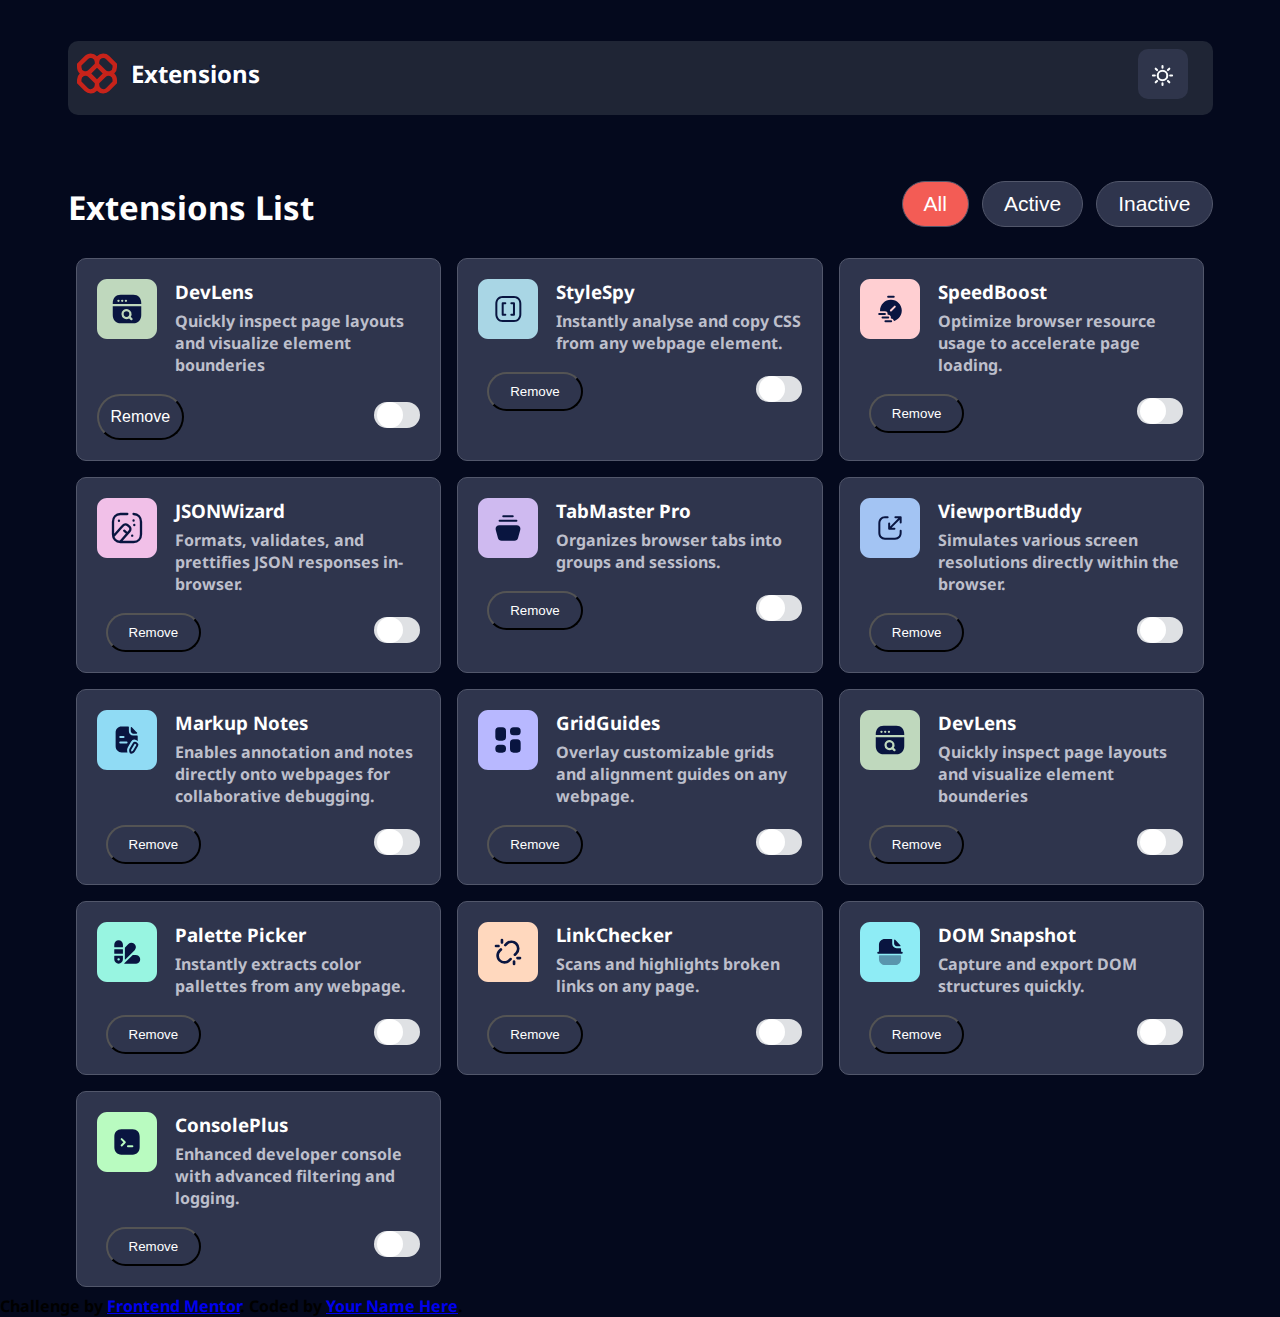
<file: index.html>
<!DOCTYPE html>
<html lang="en">
<head>
    <meta charset="UTF-8">
    <meta name="viewport" content="width=device-width, initial-scale=1.0">
  <title>Frontend Mentor | Browser extensions manager UI</title>
    <link rel="stylesheet" href="style.css">
     <link rel="icon" type="image/png" sizes="32x32" href="./assets/images/favicon-32x32.png">
</head>
<body>
    <div class="container">
        <header class="header">
            <h1>Extensions</h1>
            <div class="toggle">

            </div>
        </header>
        <div class="split">
        <h2>Extensions List</h2>
        <div class="filter">
            <button class="all">
                All
            </button>
            <button class="active">
                Active
            </button>
            <button class="inactive">
                Inactive
            </button>
        </div>
        </div>
        <div class="extensionlist">
            <div class="extension">
                <div class="description">
                    <img src="assets/images/logo-devlens.svg" alt="">
                    <div>
                        <h3>DevLens</h3>
                        <p>Quickly inspect page layouts and visualize element bounderies

                        </p>
                    </div>

                </div>
                <div class="controlpanel">
                    <div class="buttonwrapper"><button>Remove</button></div>
                   <div class="checkbox-wrapper-2">
                    <input type="checkbox" class="sc-gJwTLC ikxBAC">
                    </div>
                </div>
            </div>

            <div class="extension">
                <div class="description">
                    <img src="assets/images/logo-style-spy.svg" alt="">
                    <div>
                        <h3>StyleSpy</h3>
                        <p>Instantly analyse and copy CSS from any webpage element.
                        </p>
                    </div>

                </div>
                <div class="controlpanel">
                    <button>Remove</button>
                   <div class="checkbox-wrapper-2">
                    <input type="checkbox" class="sc-gJwTLC ikxBAC">
                    </div>
                </div>
            </div>
            <div class="extension">
                <div class="description">
                    <img src="assets/images/logo-speed-boost.svg" alt="">
                    <div>
                        <h3>SpeedBoost</h3>
                        <p>Optimize browser resource usage to accelerate page loading.
                        </p>
                    </div>

                </div>
                <div class="controlpanel">
                    <button>Remove</button>
                                      <div class="checkbox-wrapper-2">
                    <input type="checkbox" class="sc-gJwTLC ikxBAC">
                    </div>

                </div>
            </div>
            <div class="extension">
                <div class="description">
                    <img src="assets/images/logo-json-wizard.svg" alt="">
                    <div>
                        <h3>JSONWizard</h3>
                        <p>Formats, validates, and prettifies JSON responses in-browser.
                        </p>
                    </div>

                </div>
                <div class="controlpanel">
                    <button>Remove</button>
                                      <div class="checkbox-wrapper-2">
                    <input type="checkbox" class="sc-gJwTLC ikxBAC">
                    </div>

                </div>
            </div>
            <div class="extension">
                <div class="description">
                    <img src="assets/images/logo-tab-master-pro.svg" alt="">
                    <div>
                        <h3>TabMaster Pro</h3>
                        <p>Organizes browser tabs into groups and sessions.
                        </p>
                    </div>

                </div>
                <div class="controlpanel">
                    <button>Remove</button>
                                      <div class="checkbox-wrapper-2">
                    <input type="checkbox" class="sc-gJwTLC ikxBAC">
                    </div>

                </div>
            </div>
            <div class="extension">
                <div class="description">
                    <img src="assets/images/logo-viewport-buddy.svg" alt="">
                    <div>
                        <h3>ViewportBuddy</h3>
                        <p>Simulates various screen resolutions directly within the browser.
                        </p>
                    </div>

                </div>
                <div class="controlpanel">
                    <button>Remove</button>
                                       <div class="checkbox-wrapper-2">
                    <input type="checkbox" class="sc-gJwTLC ikxBAC">
                    </div>

                </div>
            </div>
            <div class="extension">
                <div class="description">
                    <img src="assets/images/logo-markup-notes.svg" alt="">
                    <div>
                        <h3>Markup Notes</h3>
                        <p>Enables annotation and notes directly onto webpages for collaborative debugging.
                        </p>
                    </div>

                </div>
                <div class="controlpanel">
                    <button>Remove</button>
                                       <div class="checkbox-wrapper-2">
                    <input type="checkbox" class="sc-gJwTLC ikxBAC">
                    </div>

                </div>
            </div>
            <div class="extension">
                <div class="description">
                    <img src="assets/images/logo-grid-guides.svg" alt="">
                    <div>
                        <h3>GridGuides</h3>
                        <p>Overlay customizable grids and alignment guides on any webpage.                     </p>
                    </div>

                </div>
                <div class="controlpanel">
                    <button>Remove</button>
                                      <div class="checkbox-wrapper-2">
                    <input type="checkbox" class="sc-gJwTLC ikxBAC">
                    </div>

                </div>
            </div>
            <div class="extension">
                <div class="description">
                    <img src="assets/images/logo-devlens.svg" alt="">
                    <div>
                        <h3>DevLens</h3>
                        <p>Quickly inspect page layouts and visualize element bounderies

                        </p>
                    </div>

                </div>
                <div class="controlpanel">
                    <button>Remove</button>
                                      <div class="checkbox-wrapper-2">
                    <input type="checkbox" class="sc-gJwTLC ikxBAC">
                    </div>

                </div>
            </div>
            <div class="extension">
                <div class="description">
                    <img src="assets/images/logo-palette-picker.svg" alt="">
                    <div>
                        <h3>Palette Picker</h3>
                        <p>Instantly extracts color pallettes from any webpage.
                        </p>
                    </div>

                </div>
                <div class="controlpanel">
                    <button>Remove</button>
                                     <div class="checkbox-wrapper-2">
                    <input type="checkbox" class="sc-gJwTLC ikxBAC">
                    </div>

                </div>
            </div>
            <div class="extension">
                <div class="description">
                    <img src="assets/images/logo-link-checker.svg" alt="">
                    <div>
                        <h3>LinkChecker</h3>
                        <p>Scans and highlights broken links on any page.
                        </p>
                    </div>

                </div>
                <div class="controlpanel">
                    <button>Remove</button>
                                      <div class="checkbox-wrapper-2">
                    <input type="checkbox" class="sc-gJwTLC ikxBAC">
                    </div>

                </div>
            </div>
            <div class="extension">
                <div class="description">
                    <img src="assets/images/logo-dom-snapshot.svg" alt="">
                    <div>
                        <h3>DOM Snapshot</h3>
                        <p>Capture and export DOM structures quickly.
                        </p>
                    </div>

                </div>
                <div class="controlpanel">
                    <button>Remove</button>
                                  <div class="checkbox-wrapper-2">
                    <input type="checkbox" class="sc-gJwTLC ikxBAC">
                    </div>

                </div>
            </div>
            <div class="extension">
                <div class="description">
                    <img src="assets/images/logo-console-plus.svg" alt="">
                    <div>
                        <h3>ConsolePlus</h3>
                        <p>Enhanced developer console with advanced filtering and logging.
                        </p>
                    </div>

                </div>
                <div class="controlpanel">
                    <button>Remove</button>
                                       <div class="checkbox-wrapper-2">
                    <input type="checkbox" class="sc-gJwTLC ikxBAC">
                    </div>

                </div>
            </div>
        </div>
    </div>

  <div class="attribution">
    Challenge by <a href="https://www.frontendmentor.io?ref=challenge">Frontend Mentor</a>. 
    Coded by <a href="#">Your Name Here</a>.
  </div>
</body>
</html>
</file>
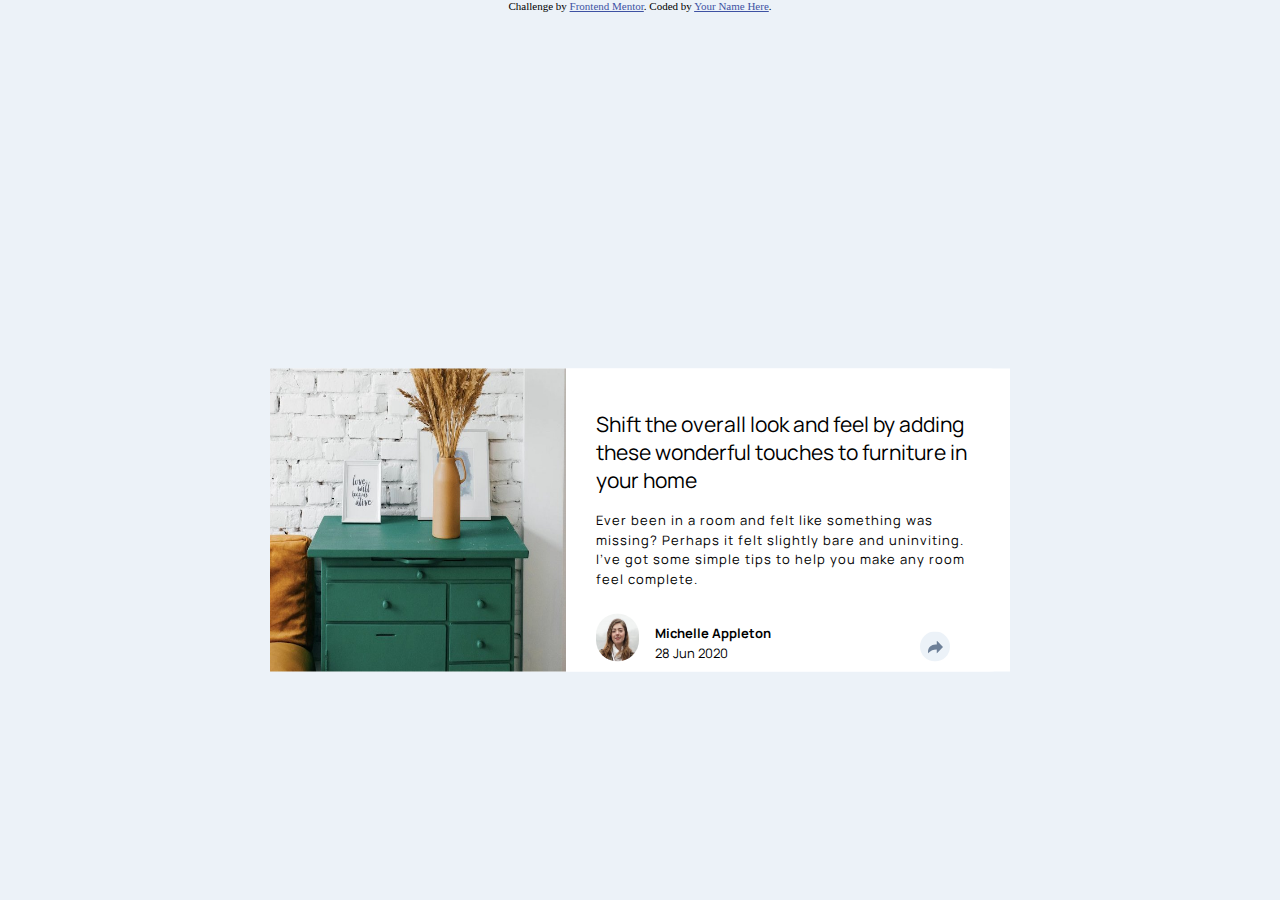
<file: article-preview-component-master/index.html>
<!DOCTYPE html>
<html lang="en">
<head>
  <meta charset="UTF-8">
  <meta name="viewport" content="width=device-width, initial-scale=1.0"> <!-- displays site properly based on user's device -->

  <link rel="icon" type="image/png" sizes="32x32" href="./images/favicon-32x32.png">
  <link rel="preconnect" href="https://fonts.googleapis.com">
<link rel="preconnect" href="https://fonts.gstatic.com" crossorigin>
<link href="https://fonts.googleapis.com/css2?family=Manrope:wght@200..800&display=swap" rel="stylesheet">
  <title>Frontend Mentor | Article preview component</title>
<link href="style.css" rel="stylesheet" />
  <!-- Feel free to remove these styles or customise in your own stylesheet 👍 -->
  <style>
    .attribution { font-size: 11px; text-align: center; }
    .attribution a { color: hsl(228, 45%, 44%); }
  </style>
</head>
<body>
<div class="card">
  <img src="images/drawers.jpg" class="card-image"/>
  <div class="text">

<h2>Shift the overall look and feel by adding these wonderful 
  touches to furniture in your home
</h2>
<div class="description">
  <p> 
  Ever been in a room and felt like something was missing? Perhaps 
  it felt slightly bare and uninviting. I’ve got some simple tips 
  to help you make any room feel complete.</p>
</div>
<div class="flex">
  <img src="images/avatar-michelle.jpg" class="profilepic" />
  <div class="author">
    <span class="name">
      Michelle Appleton
    </span>
    <span class="date">
      28 Jun 2020
    </span>
  </div>
  <div class="share">
    Share
  </div>
</div>
  </div>
</div>
  
  <div class="attribution">
    Challenge by <a href="https://www.frontendmentor.io?ref=challenge" target="_blank">Frontend Mentor</a>. 
    Coded by <a href="#">Your Name Here</a>.
  </div>
</body>
</html>
</file>
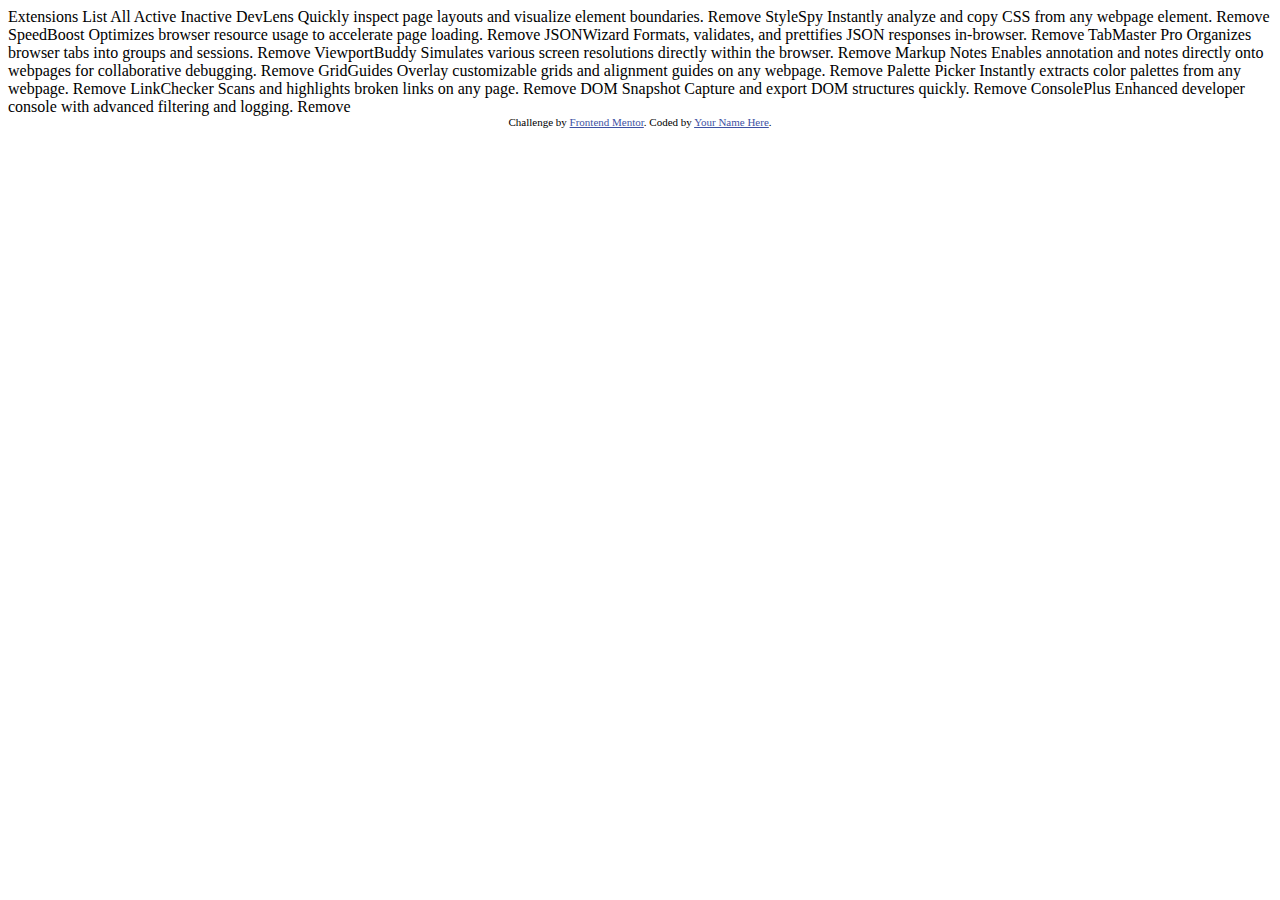
<file: browser-extensions-manager-ui-main/index.html>
<!DOCTYPE html>
<html lang="en">
<head>
  <meta charset="UTF-8">
  <meta name="viewport" content="width=device-width, initial-scale=1.0"> <!-- displays site properly based on user's device -->

  <link rel="icon" type="image/png" sizes="32x32" href="./assets/images/favicon-32x32.png">
  
  <title>Frontend Mentor | Browser extensions manager UI</title>

  <!-- Feel free to remove these styles or customise in your own stylesheet 👍 -->
  <style>
    .attribution { font-size: 11px; text-align: center; }
    .attribution a { color: hsl(228, 45%, 44%); }
  </style>
</head>
<body>

  Extensions List

  All
  Active
  Inactive

  <!-- If you plan to use the JSON file to populate the data dynamically, you can delete the content below -->

  DevLens
  Quickly inspect page layouts and visualize element boundaries.
  Remove

  StyleSpy
  Instantly analyze and copy CSS from any webpage element.
  Remove

  SpeedBoost
  Optimizes browser resource usage to accelerate page loading.
  Remove

  JSONWizard
  Formats, validates, and prettifies JSON responses in-browser.
  Remove

  TabMaster Pro
  Organizes browser tabs into groups and sessions.
  Remove

  ViewportBuddy
  Simulates various screen resolutions directly within the browser.
  Remove

  Markup Notes
  Enables annotation and notes directly onto webpages for collaborative debugging.
  Remove

  GridGuides
  Overlay customizable grids and alignment guides on any webpage.
  Remove

  Palette Picker
  Instantly extracts color palettes from any webpage.
  Remove

  LinkChecker
  Scans and highlights broken links on any page.
  Remove

  DOM Snapshot
  Capture and export DOM structures quickly.
  Remove

  ConsolePlus
  Enhanced developer console with advanced filtering and logging.
  Remove

  <div class="attribution">
    Challenge by <a href="https://www.frontendmentor.io?ref=challenge">Frontend Mentor</a>. 
    Coded by <a href="#">Your Name Here</a>.
  </div>
</body>
</html>
</file>
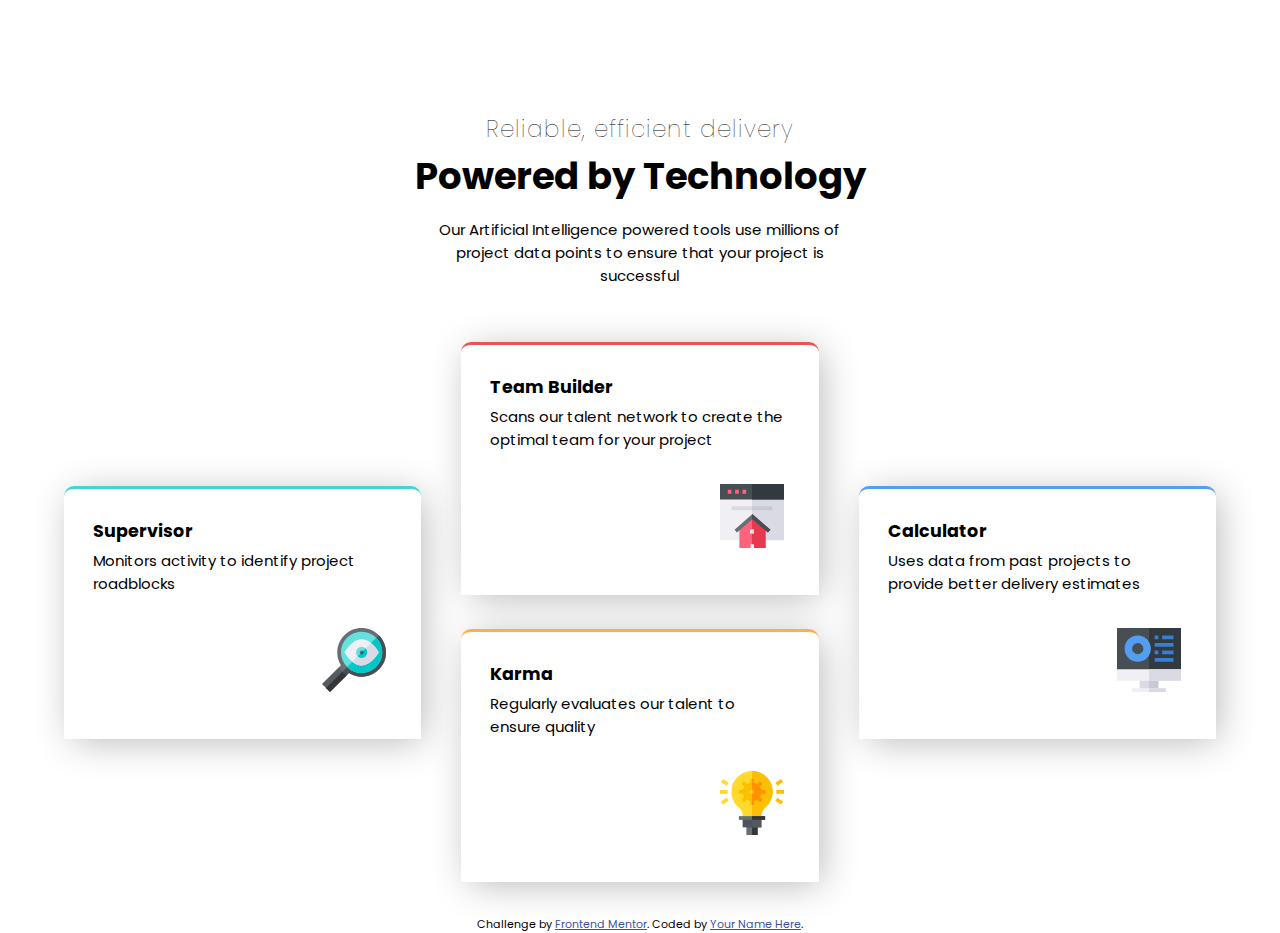
<file: four-card-feature-section-master/index.html>
<!DOCTYPE html>
<html lang="en">
<head>
  <meta charset="UTF-8">
  <meta name="viewport" content="width=device-width, initial-scale=1.0"> <!-- displays site properly based on user's device -->

  <link rel="icon" type="image/png" sizes="32x32" href="./images/favicon-32x32.png">
  
  <title>Frontend Mentor | Four card feature section</title>
<link rel="preconnect" href="https://fonts.googleapis.com">
<link rel="preconnect" href="https://fonts.gstatic.com" crossorigin>
<link href="https://fonts.googleapis.com/css2?family=Poppins:ital,wght@0,100;0,200;0,300;0,400;0,500;0,600;0,700;0,800;0,900;1,100;1,200;1,300;1,400;1,500;1,600;1,700;1,800;1,900&display=swap" rel="stylesheet">
  <!-- Feel free to remove these styles or customise in your own stylesheet 👍 -->
   <link rel="stylesheet" href="style.css" />
  <style>
    .attribution { font-size: 11px; text-align: center; }
    .attribution a { color: hsl(228, 45%, 44%); }
  </style>
</head>
<body>
  
  <h1>Reliable, efficient delivery</h1>
  <h2>Powered by Technology</h2>

  <p>Our Artificial Intelligence powered tools use millions of project data points 
  to ensure that your project is successful</p>
<div class="cards">
  <div class="card supervisor">
  <h3>Supervisor</h3>
  <p>Monitors activity to identify project roadblocks</p>
  <img src="./images/icon-supervisor.svg">
</div>
<div class="topbottom">
<div class="card team">
  <h3>Team Builder</h3>
  <p>Scans our talent network to create the optimal team for your project</p>
  <img src="./images/icon-team-builder.svg">
</div>
<div class="card karma">  
  <h3>Karma</h3>
  <p>Regularly evaluates our talent to ensure quality</p>
  <img src="./images/icon-karma.svg">
</div>
</div>
<div class="card calculator">
  <h3>Calculator</h3>
  <p>Uses data from past projects to provide better delivery estimates</p>
  <img src="./images/icon-calculator.svg">
  </div>
</div>
  
  <footer>
    <p class="attribution">
      Challenge by <a href="https://www.frontendmentor.io?ref=challenge" target="_blank">Frontend Mentor</a>. 
      Coded by <a href="#">Your Name Here</a>.
    </p>
  </footer>
</body>
</html>
</file>
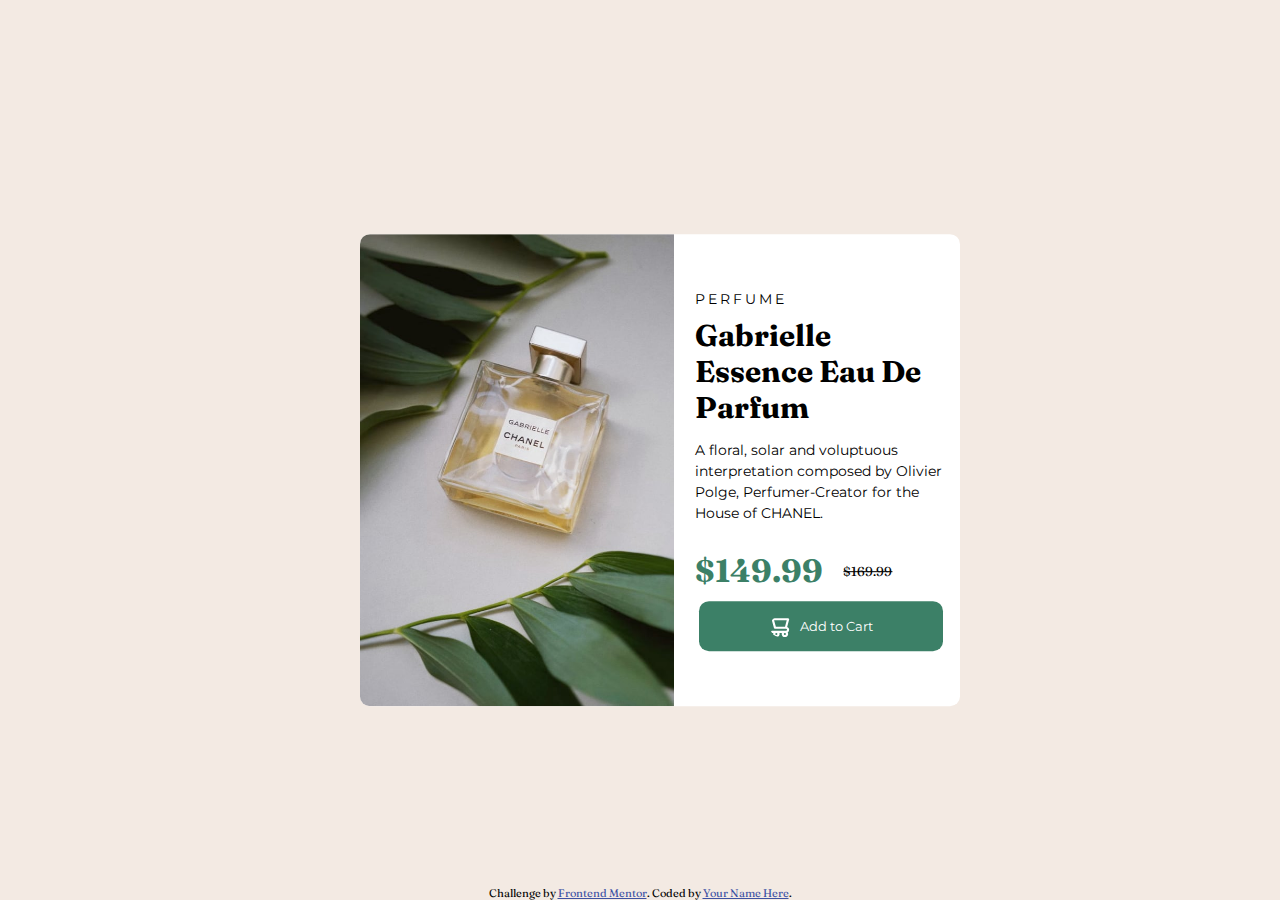
<file: product-preview-card-component-main/index.html>
<!DOCTYPE html>
<html lang="en">
<head>
  <meta charset="UTF-8">
  <meta name="viewport" content="width=device-width, initial-scale=1.0"> <!-- displays site properly based on user's device -->
<link rel="preconnect" href="https://fonts.googleapis.com">
<link rel="preconnect" href="https://fonts.gstatic.com" crossorigin>
<link href="https://fonts.googleapis.com/css2?family=Montserrat:ital,wght@0,100..900;1,100..900&display=swap" rel="stylesheet">
 <link rel="preconnect" href="https://fonts.googleapis.com">
<link rel="preconnect" href="https://fonts.gstatic.com" crossorigin>
<link href="https://fonts.googleapis.com/css2?family=Fraunces:ital,opsz,wght@0,9..144,100..900;1,9..144,100..900&family=Montserrat:ital,wght@0,100..900;1,100..900&display=swap" rel="stylesheet">
 <link rel="icon" type="image/png" sizes="32x32" href="./images/favicon-32x32.png">
  
  <title>Frontend Mentor | Product preview card component</title>
  <link href="./style.css" rel="stylesheet" />
  <!-- Feel free to remove these styles or customise in your own stylesheet 👍 -->

</head>
<body>
<div class="card">
    <picture>
  <source srcset="images/image-product-mobile.jpg" media="(max-width: 600px)">
  <source srcset="images/image-product-desktop.jpg">
  <img src="images/image-product-desktop.jpg" />
  </picture>
    <div class="innercontainer">
    <div class="overline">Perfume</div>
  
    <h2>Gabrielle Essence Eau De Parfum</h2>
  
    <p>
      A floral, solar and voluptuous interpretation composed by Olivier Polge,
      Perfumer-Creator for the House of CHANEL.
    </p>
    <div class="split">
    <div class="new-price">$149.99</div>
    <div class="old-price">$169.99</div>
  </div>
    <button><img src="images/icon-cart.svg" alt=""><div class="text">Add to Cart</div></button>
    </div>
</div>
  
  <div class="attribution">
    Challenge by <a href="https://www.frontendmentor.io?ref=challenge" target="_blank">Frontend Mentor</a>. 
    Coded by <a href="#">Your Name Here</a>.
  </div>
</body>
</html>
</file>
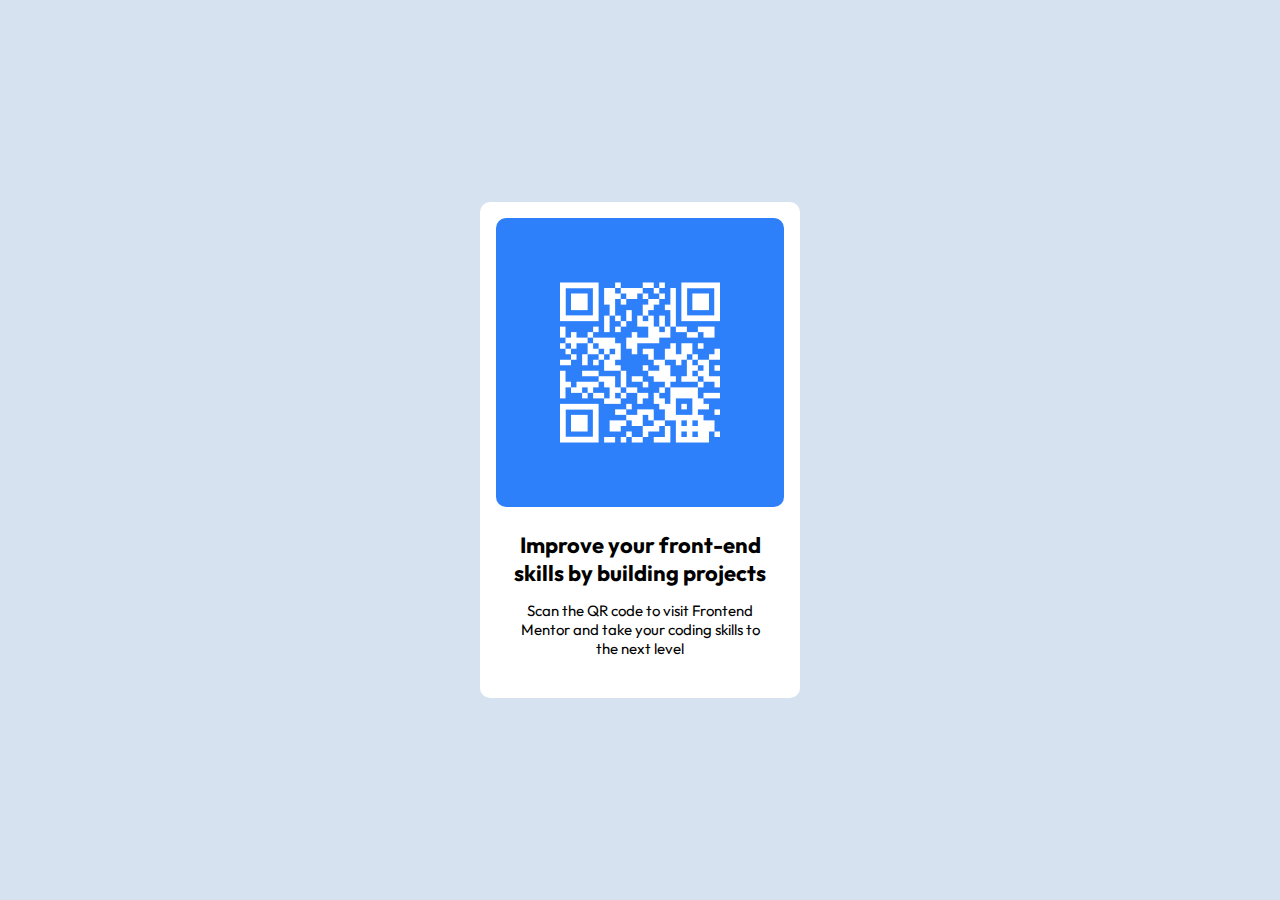
<file: qr-code-component-figma/index.html>
<html>
    <head>
        <link rel="stylesheet" href="style.css" />

        <link rel="preconnect" href="https://fonts.googleapis.com">
<link rel="preconnect" href="https://fonts.gstatic.com" crossorigin>
<link href="https://fonts.googleapis.com/css2?family=Outfit:wght@100..900&display=swap" rel="stylesheet">
    </head>
    <body>
        <div class="card">
            <div class="qrcode">
                <img src="./QR.png">
            </div>
            <h3>Improve your front-end skills by building projects</h3>
            <p>Scan the QR code to visit Frontend Mentor and take your coding skills to the next level</p>
        </div>
    </body>
</html>
</file>
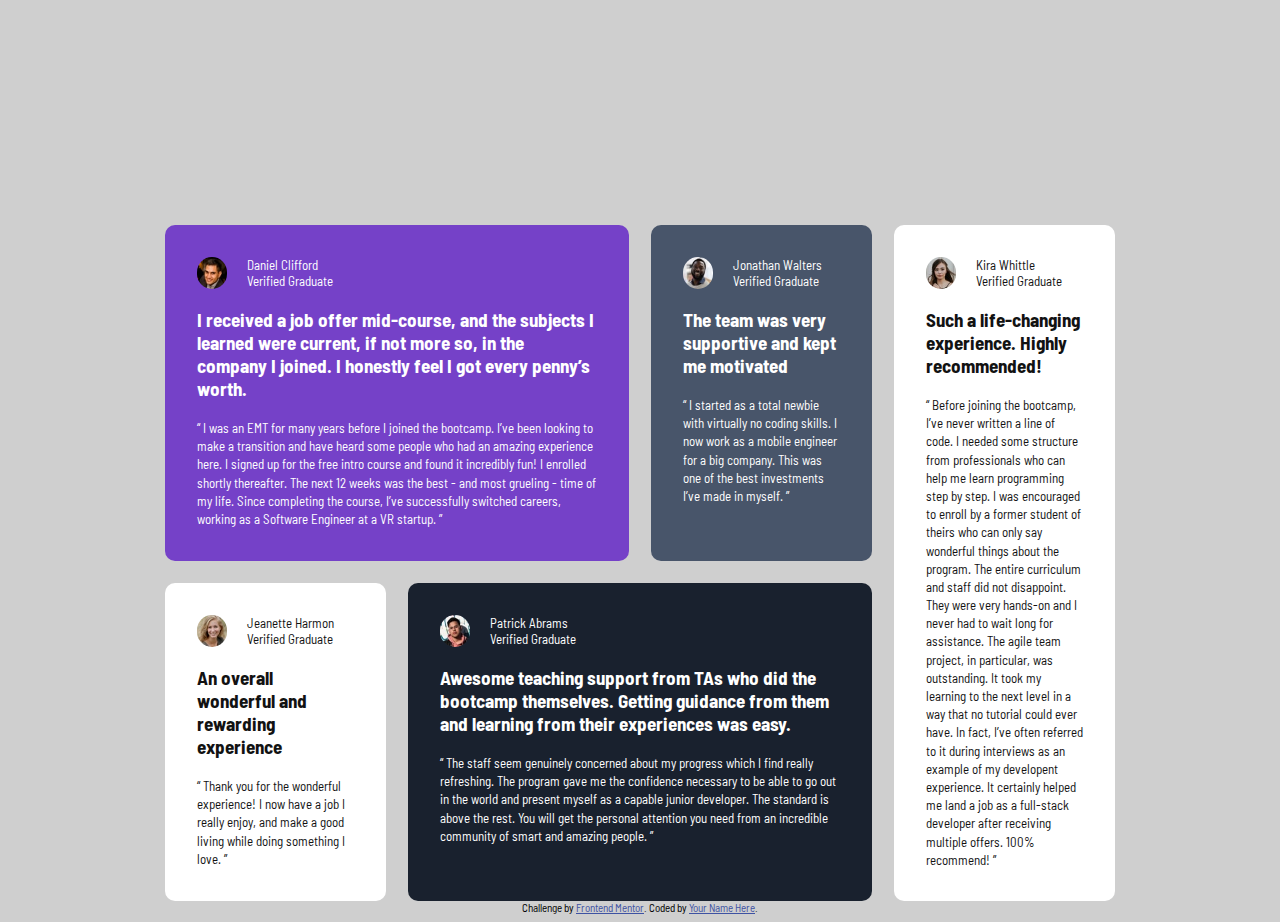
<file: testimonials-grid-section-main/index.html>
<!DOCTYPE html>
<html lang="en">
<head>
  <meta charset="UTF-8">
  <meta name="viewport" content="width=device-width, initial-scale=1.0"> <!-- displays site properly based on user's device -->

  <link rel="icon" type="image/png" sizes="32x32" href="./images/favicon-32x32.png">
  
  <title>Frontend Mentor | [Challenge Name Here]</title>
  <link rel="stylesheet" href="style.css" />
  <link rel="preconnect" href="https://fonts.googleapis.com">
<link rel="preconnect" href="https://fonts.gstatic.com" crossorigin>
<link href="https://fonts.googleapis.com/css2?family=Barlow+Semi+Condensed:ital,wght@0,100;0,200;0,300;0,400;0,500;0,600;0,700;0,800;0,900;1,100;1,200;1,300;1,400;1,500;1,600;1,700;1,800;1,900&display=swap" rel="stylesheet">
  <!-- Feel free to remove these styles or customise in your own stylesheet 👍 -->
  <style>
    .attribution { font-size: 11px; text-align: center; }
    .attribution a { color: hsl(228, 45%, 44%); }
  </style>
</head>
<body>
  <div class="grid">
    <article class="item daniel grid-colspan-2">
      <img src="images/bg-pattern-quotation.svg" class="quote" />
      <div class="profile">
      <img src="images/image-daniel.jpg" />
      <div>
      <div class="author">
          Daniel Clifford 
      </div>
      <div class="profession">
          Verified Graduate
      </div>
      </div>
      </div>
      <h3 class="testimonial">
        I received a job offer mid-course, and the subjects I learned were current, if not more so, 
  in the company I joined. I honestly feel I got every penny’s worth.
      </h3>
      <div class="explanation">
        “ I was an EMT for many years before I joined the bootcamp. I’ve been looking to make a 
  transition and have heard some people who had an amazing experience here. I signed up 
  for the free intro course and found it incredibly fun! I enrolled shortly thereafter. 
  The next 12 weeks was the best - and most grueling - time of my life. Since completing 
  the course, I’ve successfully switched careers, working as a Software Engineer at a VR startup. ”
      </div>
    </article>
  
  <article class="item jonathan ">
    <div class="profile">  
       <img src="images/image-jonathan.jpg" />
   <div>
    <div class="author">
           Jonathan Walters 
      </div>
      <div class="profession">
          Verified Graduate
      </div>
      </div>
      </div>
      <h3 class="testimonial">
         The team was very supportive and kept me motivated
      </h3>
      <div class="explanation">
        “ I started as a total newbie with virtually no coding skills. I now work as a mobile engineer 
  for a big company. This was one of the best investments I’ve made in myself. ”
      </div>
    </article>
<article class="item jeanette">
  <div class="profile">
      <img src="images/image-jeanette.jpg" />
       <div>
      <div class="author">
             Jeanette Harmon
      </div>
      <div class="profession">
          Verified Graduate
      </div>
    </div>
    </div>
      <h3 class="testimonial">
         An overall wonderful and rewarding experience
      </h3>
      <div class="explanation">
         “ Thank you for the wonderful experience! I now have a job I really enjoy, and make a good living 
  while doing something I love. ”
      </div>
    </article>

  <article class="item patrick grid-colspan-2">
    <div class="profile">
    <img src="images/image-patrick.jpg" />
      <div>
      <div class="author">
               Patrick Abrams
      </div>
      <div class="profession">
          Verified Graduate
      </div>
      </div>
      </div>
      <h3 class="testimonial">
           Awesome teaching support from TAs who did the bootcamp themselves. Getting guidance from them and 
  learning from their experiences was easy.

      </h3>
      <div class="explanation">
         
  “ The staff seem genuinely concerned about my progress which I find really refreshing. The program 
  gave me the confidence necessary to be able to go out in the world and present myself as a capable 
  junior developer. The standard is above the rest. You will get the personal attention you need from 
  an incredible community of smart and amazing people. ”
      </div>
    </article>
 <article class="item kira grid-rowspan-2 grid-start-1">
  <div class="profile">
  <img src="images/image-kira.jpg" />
      <div>
      <div class="author">
                 Kira Whittle
      </div>
      <div class="profession">
          Verified Graduate
      </div>
      </div>
      </div>
      <h3 class="testimonial">
            Such a life-changing experience. Highly recommended!


      </h3>
      <div class="explanation">
         
  “ Before joining the bootcamp, I’ve never written a line of code. I needed some structure from 
  professionals who can help me learn programming step by step. I was encouraged to enroll by a former 
  student of theirs who can only say wonderful things about the program. The entire curriculum and staff 
  did not disappoint. They were very hands-on and I never had to wait long for assistance. The agile team 
  project, in particular, was outstanding. It took my learning to the next level in a way that no tutorial 
  could ever have. In fact, I’ve often referred to it during interviews as an example of my developent 
  experience. It certainly helped me land a job as a full-stack developer after receiving multiple offers. 
  100% recommend! ”
      </div>
    </article>



  
  
  </div>

  <div class="attribution">
    Challenge by <a href="https://www.frontendmentor.io?ref=challenge" target="_blank">Frontend Mentor</a>. 
    Coded by <a href="#">Your Name Here</a>.
  </div>
</body>
</html>
</file>
<file: style.css>
/* fallback */
@font-face {
  font-family: 'NotoSans';
  font-style: bold;
  font-weight: 700;
  font-display: swap;
  src: url(assets/fonts/static/NotoSans-Bold.ttf) format('truetype');
}

:root {
 --main-background: #04091d;
 --main-header: #1f2535;
 --headline-color: white;
 --toggle-button: #2f354b;
 --filter-active-button: #f35c55;
 --filter-active-hover-button: #ec7771;
 --filter-button: #2f354d;
 --description-text: #bdbfcb;
 --border-button: #52576b; 
 --extension-border: var(--border-button);
}
* {
    margin: 0;
    padding: 0;
}
body {
    font-family: "NotoSans";
    background: var(--main-background);
}

header {
    background: var(--main-header);
    border-radius: 10px;
    display: flex;
    flex-flow:row;
    vertical-align: middle;
    align-items: center;
    justify-content:space-between;
    margin: 1rem;
    margin-top: 2rem;
   
}
h1, h2, h3 {
    color: var(--headline-color);
}
h1 {
    color: var(--headline-color);
    background-image: url(assets/images/logo.svg);
    background-repeat: no-repeat;
    padding: 1rem;
    padding-left: 63px;
    background-position: 9px 12px;
    font-size: 24px;
    margin-top: 0px;
    

}
h2 {
    font-size: 33px;
    margin: 28px 0 20px;
    text-align: center;
    display: block;
   letter-spacing: 0px;
}

.toggle {
        background-color: var(--toggle-button);
    width: 50px;
    height: 50px;
    border-radius: 10px;
    margin-right: 25px;
    background-image: url(assets/images/icon-sun.svg);
    background-repeat: no-repeat;
    background-position: 50% 55%;
    background-size: 45%
}
.all {
    background-color: var(--filter-active-button);
    margin-left: 0px;
}
button {
        background-color: var(--filter-button);
    color: white;
    margin-left: 9px;
    border-radius: 40px;
    padding: 20px;
    padding: 10px 21px;
}
.description p {
    color: var(--description-text);
    line-height: 22px;
    margin-top: 6px;
}
.filter button {
        border: 1px solid var(--border-button);
 
    font-size: 21px;
}
.filter {
    margin: auto;
    text-align: center;
    margin-bottom: 30px;
}    

.extension {
    margin: 1rem;
    border: 1px solid var(--extension-border);
    background-color: var(--filter-button);
        padding: 20px 20px;
        border-radius: 10px;
}
.description,
.controlpanel {
    display: flex;
    flex-direction: row;
      justify-content:space-between;
      align-items: center;

}
.controlpanel {
    margin-top:18px;
}
.description {
    align-items: flex-start;
}
.description > * + * {
    margin-left: 18px;
    width: 80%;
}


.controlpanel .buttonwrapper button {
    padding: 12px;
    display: block;
    box-sizing: border-box;
    margin-left: 0;
    font-size: 16px;
}
  .checkbox-wrapper-2 .ikxBAC {
    appearance: none;
    background-color: #dfe1e4;
    border-radius: 72px;
    border-style: none;
    flex-shrink: 0;
        height: 26px;
    margin: 0;
    position: relative;
    width: 46px;
  }

  .checkbox-wrapper-2 .ikxBAC::before {
    bottom: -6px;
    content: "";
    left: -6px;
    position: absolute;
    right: -6px;
    top: -6px;
  }

  .checkbox-wrapper-2 .ikxBAC,
  .checkbox-wrapper-2 .ikxBAC::after {
    transition: all 100ms ease-out;
  }

  .checkbox-wrapper-2 .ikxBAC::after {
    background-color: #fff;
    border-radius: 50%;
    content: "";
    height: 26px;
    left: 3px;
    position: absolute;
    top: 0px;
    width: 26px;
  }

  .checkbox-wrapper-2 input[type=checkbox] {
    cursor: default;
  }

  .checkbox-wrapper-2 .ikxBAC:hover {
    background-color: var(--filter-active-hover-button);;
    transition-duration: 0s;
  }

  .checkbox-wrapper-2 .ikxBAC:checked {
    background-color: var(--filter-active-button);
  }

  .checkbox-wrapper-2 .ikxBAC:checked::after {
    background-color: #fff;
    left: 23px;
  }

  .checkbox-wrapper-2 :focus:not(.focus-visible) {
    outline: 0;
  }

  .checkbox-wrapper-2 .ikxBAC:checked:hover {
    background-color: var(--filter-active-button);;
  }
  @media(min-width:600px) {
    .extensionlist {
        display: grid;
        grid-template-columns: 1fr 1fr 1fr;
    }
  }
  @media (min-width: 600px) {
.container {
    max-width: 1145px;
    margin: 0;
    padding: 0;
    width: 100%;
    margin: auto;
}
header {
    margin:0;
    margin-top: 41px;
    padding-bottom: 9px;
    margin-bottom: 42px;
}
.split {
    display: flex;
    flex-flow: row;
     justify-content:space-between;
      align-items: center;
}  
.filter {
    margin: 0;
    

}
.extension {
        justify-items: center;
        margin:0.5rem;
}
.description, .controlpanel {
        width: 100%;
}

}
</file>
<file: article-preview-component-master/style.css>
* {
    margin: 0;
    padding: 0;
}
img {
    max-width: 100%;
    display: block;
}
body {
    background-color: hsl(210, 46%, 95%);
}
.card {
        max-width: 380px;
    width: 87%;
    font-size: 13px;
    font-family: 'Manrope';
    
    background-color: white;
        margin: 70px auto 0;
        border-radius: 20px;
        
}
.card .text {
        padding: 41px 30px 10px 30px;
    z-index: 2;
    background: white;
    position: relative;
}
.card h2 {
    font-size: 17px;
    font-weight: normal;
}
.card .description {
        letter-spacing: 1px;
    line-height: 1.5;
    margin-top: 17px;
}
.flex {
    display: flex;
        margin-top: 25px;
}
.card .profilepic {
    width: 43px;
        margin-right: 16px;
    border-radius: 100px;

}
.card-image {
      width: 100%;
    object-fit: cover;
    object-position: 79% 30%;
    height: 200px;
}
.card .name {
        font-weight: bold;
    margin-top: 10px;
}
.card .date {
    margin-top: 2px;
}
.author {
    display: flex;
    flex-direction: column;
}
.card .share {
    position: absolute;
    right: 60px;
    bottom: 10px;
    font-size: 0px;
    background-image: url(images/icon-share.svg);
    background-repeat: no-repeat;
    width: 30px;
    height: 30px;
    border-radius: 100px;
    background-color: hsl(210, 46%, 95%);
    background-position: 50%;
}

@media (min-width:600px) {
    .card {
        display: flex;
        flex-direction: row;
            max-width: 740px;
        position: absolute;
        top: 50%;
        left: 50%;
        transform: translate(-50%, -50%);
    }
    .card-image {

            width: 40%;
            object-fit: unset;
            object-position: unset;
            height: unset;
    }
    .card h2 {
    font-size: 21px;
    font-weight: normal;
}
}
</file>
<file: four-card-feature-section-master/style.css>
:root {

--red: hsl(0, 78%, 62%);
--cyan: hsl(180, 62%, 55%);
--orange: hsl(34, 97%, 64%);
--blue: hsl(212, 86%, 64%);


--grey--500: hsl(234, 12%, 34%);
--grey--400: hsl(212, 6%, 44%);
--White: hsl(0, 0%, 100%);
}
* {
    margin: 0px;
    padding: 0px;
}
body {
  font-family: "Poppins", sans-serif;
  font-size: 15px;
}
h1 {
    margin-top: 56px;
    font-weight: lighter;
    text-align: center;
    letter-spacing: 1px;
    font-size: 23px;
    margin-bottom: 0;
}
h2 {
    margin-top: 0;
    text-align: center;
    font-size: 24px;
    margin-bottom: 14px;
}
body > p {
    width:80%;
    margin:auto;
}
.cards {

    width: 84%;
    margin: auto;
    margin-top: 55px;
}
.card {
    border-top: 3px solid var(--cyan);
        padding: 29px;
        clear: both;
    margin-bottom: 34px;
    overflow: hidden;
    padding-bottom: 47px;
    box-shadow: 5px 5px 38px -4px rgba(0, 0, 0, 0.3);
    border-top-left-radius: 10px;
    border-top-right-radius: 10px;
}
.card.team {
    border-color: var(--red);
}
.card.karma {
    border-color: var(--orange);
}
.card.calculator {
    border-color: var(--blue);
}
.card img {
    float: right;
    margin-top: 33px;
    margin-right: 6px;
}
@media (min-width: 600px) {
    h1 {
        margin-top: 112px;
        margin-bottom: 0;
    }
h2  {
    margin-top: 2px;
    text-align: center;
    font-size: 37px;
    margin-bottom: 14px;
}
h3 {
    margin-bottom: 5px;
}
body > p {
    width: 33%;
    margin: auto;
    text-align: center;
}
    .cards {
        width: 90%;
        display: grid;
        align-items: center;
        grid-template-columns: 1fr 1fr 1fr;
        gap: 40px;
    }
    .card {
        max-width: 340px;
    }
}
</file>
<file: product-preview-card-component-main/style.css>
* {
    margin: 0;
    padding: 0;
}
body {background: #f3eae3;font-family: "Fraunces", serif;}
    img, picture {width:100%; display: block;}
    .card {margin: 20px; padding-bottom: 20px; border-radius: 10px;background-color: white;}
    .card img {border-top-left-radius: 10px; border-top-right-radius: 10px;}
    .innercontainer {margin: 0 20px;}
    .overline {
      color: black; 
      text-transform: uppercase;
      margin-top: 22px;
      font-family: 'Montserrat';
          font-size: 14px;
    letter-spacing: 3px;
    }
    h2 {font-size:30px;font-weight:bold;margin-top:10px;line-height: 1.2;}
    p {
    margin-top: 14px;
    font-family: 'Montserrat';
    line-height: 1.5;
    font-size: 14px;

    }
    button {
        background-color:hsl(158, 36%, 37%) ;
            width: 97%;
    border-radius: 10px;
    height: 50px;
        color: white;
        border: none;
        text-align: center;
            margin: 11px auto 20px;
        display: block;
        font-family: 'Montserrat';
        align-items: center;
        display: flex;
    justify-content: center;
}

    button img {
        width: 20px;
        display: inline-block;
        padding-right: 10px;
    }
    button:hover {
        background-color: hsl(158, 42%, 18%);
        
    }
    .split {
            margin-top: 27px;
        display: flex;
        flex-direction: row;
        align-items: center;
        
    }
    .new-price {font-weight: bold; font-size: 200%;color: hsl(158, 36%, 37%);}
    .old-price {font-size: 13px;text-decoration: line-through;margin-left:20px;}
    .attribution { font-size: 11px; text-align: center; position: absolute; bottom: 0;}
    .attribution a { color: hsl(228, 45%, 44%); }

    @media (min-width:600px) {
        body {
            background: #f3eae3;
    font-family: "Fraunces", serif;
    display: flex
;
    flex-wrap: nowrap;
    flex-direction: column;
    align-content: center;
    justify-content: center;
    align-items: center;
        }
        .innercontainer {
                margin: 0 13px 0 21px;
                width: 80%;
        }
        .card {
            display: flex;
        flex-direction: row;
        padding: 0px;
        max-width: 720px;
        width: 80%;
        position: absolute;
        top: 50%;
        left: 50%;
        -ms-transform: translateY(-50%) translateX(-50%);
        transform: translateY(-50%) translateX(-50%);
        max-width: 600px;
        flex-wrap: nowrap;
        align-content:center;
        justify-content: space-evenly;
        align-items: center;
    }
        .card img {
            border-top-left-radius: 10px;
    border-top-right-radius: 0px;
            border-bottom-left-radius: 10px;
            margin-bottom:0px;
        }
    }
</file>
<file: qr-code-component-figma/style.css>
:root {
    --white: 0deg, 0%, 100%;
    --slate-900: 218deg, 44%, 22%;
    --slate-500: 216deg, 15%, 48%;
    --slate-300: 212deg, 45%, 89%;
    --blue-600: 216deg 95 58;
    --blue-500: 216deg 100 61;
    --headline-family: "Outfit";
    --headline-size: 22;
    --paragraph-family: "Outfit";
    --paragraph-size: 15;
}
* {
    margin: 0;
    padding: 0;
}
body {
    background-color: hsl(var(--slate-300));
    font-size: var(--paragraph-size);
    font-family: var(--paragraph-family);
    text-align: center;
}
h3 {
    font-size: var(--headline-size);
    padding: 0 16px;
}
.card {
    width: 320px;
    padding: 16px 16px 40px 16px;
    background-color: hsl(var(--white));
      margin: 0;
  position: absolute;
  top: 50%;
  left: 50%;
  transform: translate(-50%, -50%);
  border-radius: 10px;
  box-sizing: border-box;
}
.card p {
    padding: 0 16px;
    color: hsl(var(slate-500));
}
.qrcode {
    background-color: hsl(var(--blue-600));
    padding: 64px;
    margin: 0;
    text-align: center;
    border-radius: 10px;
}
.qrcode img {
    width: 160px;
}
h3 {
    margin-top: 24px;
    margin-bottom: 14px;
}
</file>
<file: testimonials-grid-section-main/style.css>
:root {
    --purple-50: hsl(260, 100%, 95%);
    --purple-300: hsl(264, 82%, 80%);
    --purple-500: hsl(263, 55%, 52%);
    --white: hsl(0, 0%, 100%);
    --grey-100: hsl(214, 17%, 92%);
    --grey-200: hsl(0, 0%, 81%);
    --grey-400: hsl(224, 10%, 45%);
    --grey-500: hsl(217, 19%, 35%);
    --dark-blue: hsl(219, 29%, 14%);
    --black: hsl(0, 0%, 7%);
    --font-size: 13px;
}
body {
    font-size: var(--font-size);
     font-family: "Barlow Semi Condensed", sans-serif;
     background-color: var(--grey-200);
}
.grid {
    display: grid;
    gap: 40px;
        margin-top: 72px;
}
article {
    color: var(--white);
    border-radius: 10px;
    margin: 0 26px;
    padding: 32px;
}
article h3 {
    font-size: 19px;
}
.profile {
    display: flex;
    flex-direction: row;
    gap: 20px;
}
article img {
    width: 30px;
    border-radius: 100px;
}
article .explanation {
        font-size: 13px;
    letter-spacing: 0px;
    line-height: 1.4;
}
article:first-child {
    background-color: var(--purple-500);
    
}
article:nth-child(2) {
    background-color: var(--grey-500);
}
article:nth-child(3), 
article:last-child {
    background-color: var(--white);
    color: var(--black);
}
article:nth-child(4) {
    background-color: var(--dark-blue);
}
.quote {
    display: none;
}
@media (min-width: 600px) {
    .grid {
        grid-template-columns: repeat(4, 1fr);
        display: grid;
        gap: 40px;
        margin: 0 157px;
        margin-top: 225px;
        align-content: stretch;
        justify-content: space-evenly;
        align-items: stretch;
        justify-items: stretch;
        gap: 22px;
    }
    article {position: relative; margin: 0px;}
    .quote {
        position: absolute;
        right: 60px;
        top: 2px;
        border-radius: 0;
        width: 20%;
    }
    .grid-colspan-2 {
        grid-column: span 2;
    }
    .grid-rowspan-2 {
        grid-row-start: 1;
        grid-row-end: 3;s
    } 
    .grid-start-1 {
        grid-row-start: 1;
        grid-column-start: 4;
    }
}
</file>
